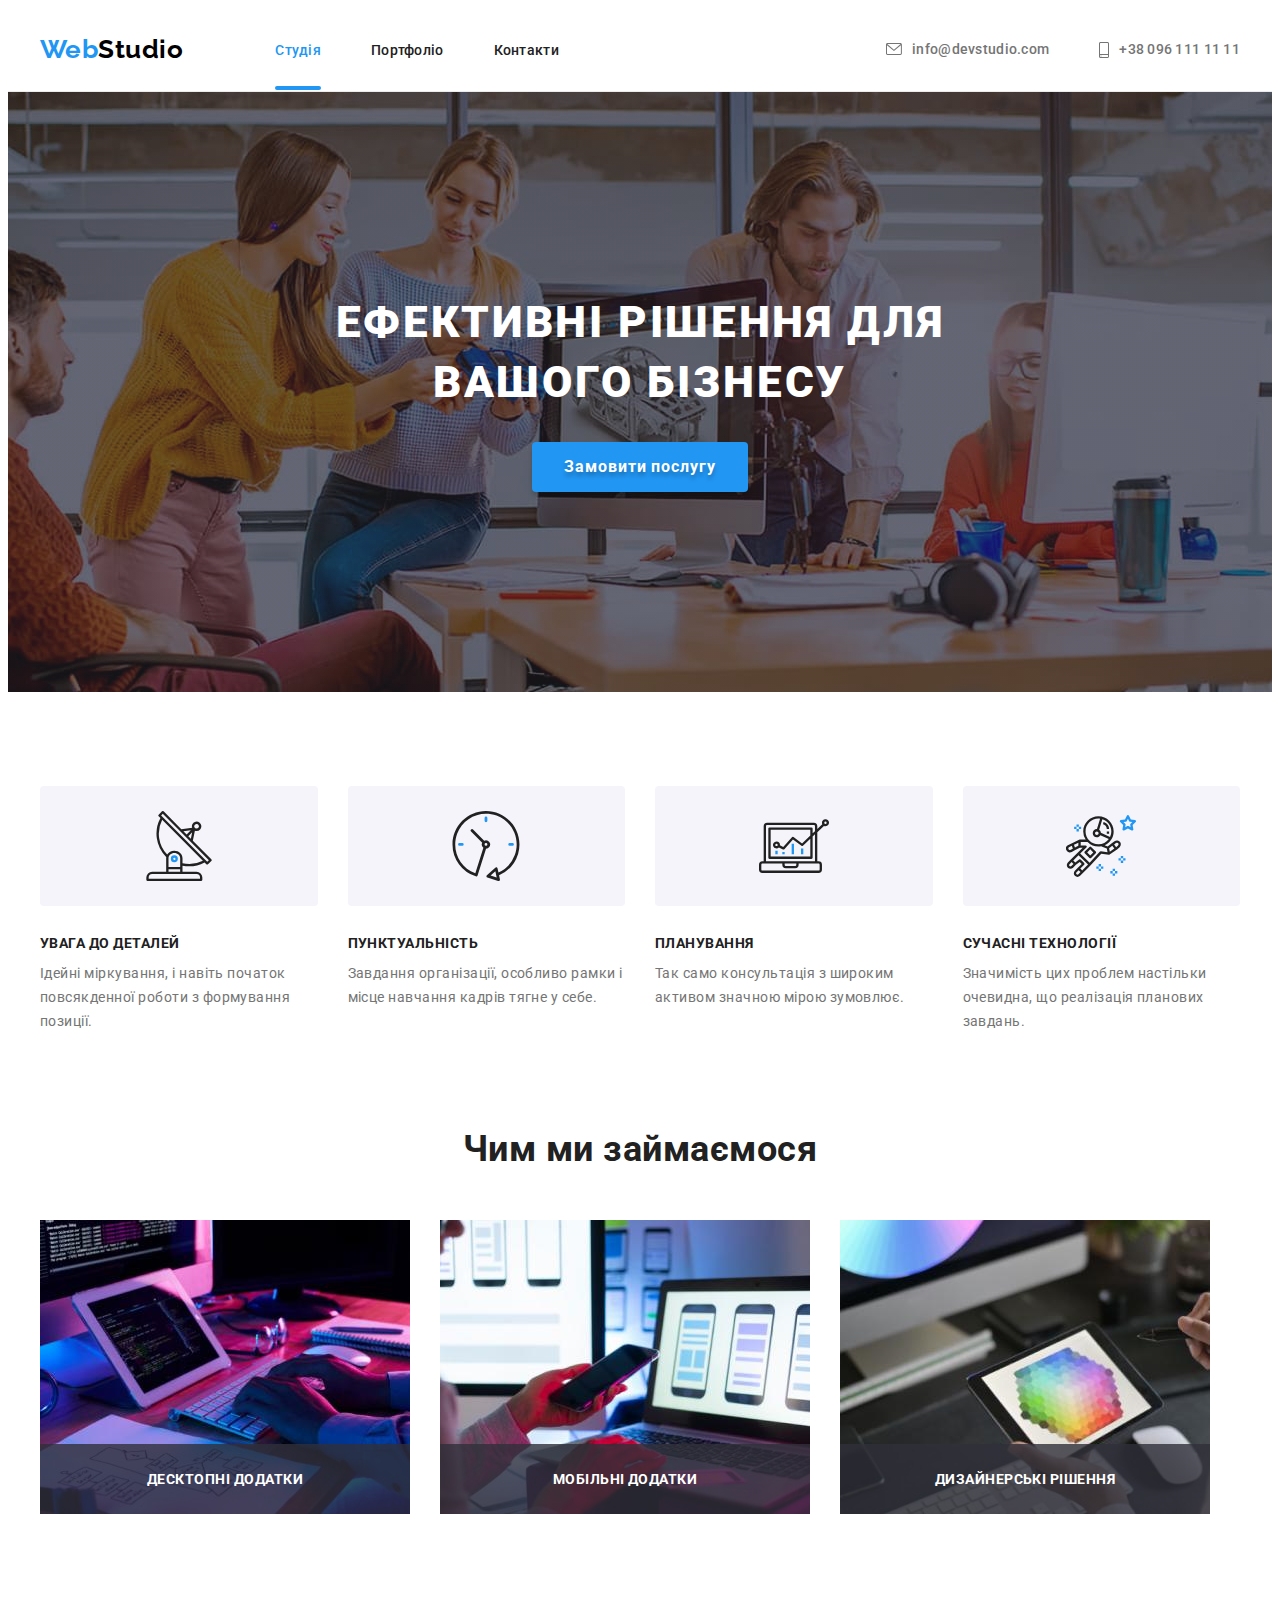
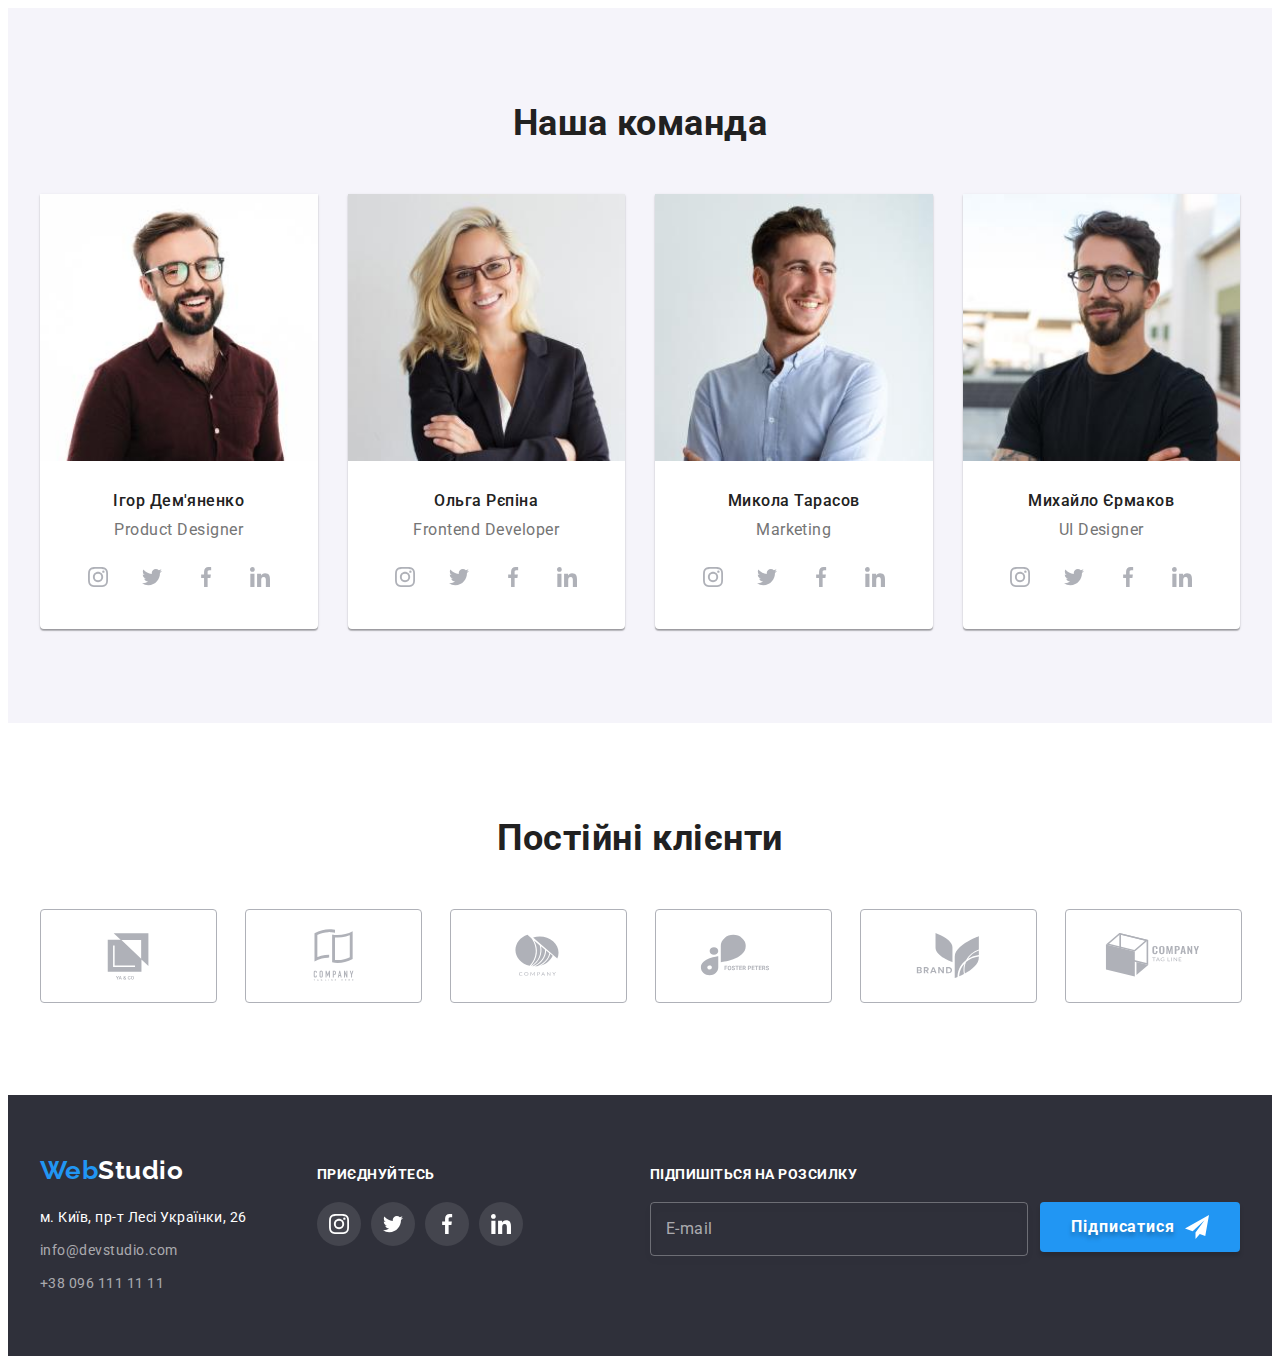
<file: index.html>
<!DOCTYPE html>
<html lang="uk">
  <head>
    <meta charset="UTF-8" />
    <meta http-equiv="X-UA-Compatible" content="IE=edge" />
    <meta name="viewport" content="width=device-width, initial-scale=1.0" />
    <title>Студія</title>
    <link rel="preconnect" href="https://fonts.googleapis.com" />
    <link rel="preconnect" href="https://fonts.gstatic.com" crossorigin />
    <link
      href="https://fonts.googleapis.com/css2?family=Raleway:wght@700&family=Roboto:wght@400;500;700;900&display=swap"
      rel="stylesheet"
    />
    <link
      rel="stylesheet"
      href="https://cdnjs.cloudflare.com/ajax/libs/modern-normalize/1.1.0/modern-normalize.min.css"
      integrity="sha512-wpPYUAdjBVSE4KJnH1VR1HeZfpl1ub8YT/NKx4PuQ5NmX2tKuGu6U/JRp5y+Y8XG2tV+wKQpNHVUX03MfMFn9Q=="
      crossorigin="anonymous"
      referrerpolicy="no-referrer"
    />
    <link rel="stylesheet" href="./css/main.min.css" />
  </head>
  <body>
    <!--Шапка сайту-->
    <header class="header">
      <div class="container header__container">
        <a class="logo header__logo" href="./index.html"
          >Web<span class="logo-part--color-dark">Studio</span></a
        >
        <button
          type="button"
          class="menu-button"
          aria-expanded="false"
          aria-controls="menu-container"
          data-menu-button
        >
          <svg width="40" height="40" aria-label="Перемикач мобільного меню">
            <use class="icon-cross" href="./images/icons.svg#icon-cross"></use>
            <use class="icon-menu" href="./images/icons.svg#icon-menu"></use>
          </svg>
        </button>

        <div class="menu-container" id="menu-container" data-menu>
          <nav class="header__nav">
            <ul class="menu">
              <li class="menu__item">
                <a href="./index.html" class="menu__link current">Студія</a>
              </li>
              <li class="menu__item">
                <a href="./portfolio.html" class="menu__link">Портфоліо</a>
              </li>
              <li class="menu__item"><a href="#" class="menu__link">Контакти</a></li>
            </ul>
          </nav>

          <div class="header-contacts-wrap">
            <ul class="contacts header__contacts">
              <li class="contacts__item">
                <a class="contacts__link" href="mailto:info@devstudio.com">
                  <svg class="contacts__icon" width="16" height="12">
                    <use href="./images/icons.svg#icon-envelope"></use>
                  </svg>
                  info@devstudio.com</a
                >
              </li>
              <li class="contacts__item">
                <a class="contacts__link contacts__link--tel" href="tel:+380961111111">
                  <svg class="contacts__icon" width="10" height="16">
                    <use href="./images/icons.svg#icon-smartphone"></use>
                  </svg>
                  +38 096 111 11 11</a
                >
              </li>
            </ul>

            <ul class="mob-soc">
              <li class="mob-soc__item">
                <a
                  class="mob-soc__link"
                  href="https://www.instagram.com"
                  target="_blank"
                  rel="noreferrer noopener"
                  >Instagram</a
                >
              </li>
              <li class="mob-soc__item">
                <a
                  class="mob-soc__link"
                  href="https://twitter.com"
                  target="_blank"
                  rel="noreferrer noopener"
                  >Twitter</a
                >
              </li>
              <li class="mob-soc__item">
                <a
                  class="mob-soc__link"
                  href="https://www.facebook.com"
                  target="_blank"
                  rel="noreferrer noopener"
                  >Facebook</a
                >
              </li>
              <li class="mob-soc__item">
                <a
                  class="mob-soc__link"
                  href="https://www.linkedin.com"
                  target="_blank"
                  rel="noreferrer noopener"
                  >LinkedIn</a
                >
              </li>
            </ul>
          </div>
        </div>
      </div>
    </header>

    <!--Основний вміст-->
    <main>
      <!--Герой-->
      <section class="hero">
        <div class="container hero__container">
          <h1 class="hero__title">Ефективні рішення для<br />вашого бізнесу</h1>
          <button class="btn-primary" type="button" data-modal-open>Замовити послугу</button>
        </div>
      </section>

      <!--Особливості-->
      <section class="feature section">
        <div class="container">
          <h2 class="title-section hidden">Особливості</h2>

          <ul class="feature__list">
            <li class="feature__item">
              <div class="feature__icon-wrap">
                <svg class="feature__icon" width="70" height="70">
                  <use href="./images/icons.svg#icon-antenna"></use>
                </svg>
              </div>
              <h3 class="feature__title">УВАГА ДО ДЕТАЛЕЙ</h3>
              <p class="feature__text">
                Ідейні міркування, і навіть початок повсякденної роботи з формування позиції.
              </p>
            </li>

            <li class="feature__item">
              <div class="feature__icon-wrap">
                <svg class="feature__icon" width="70" height="70">
                  <use href="./images/icons.svg#icon-clock"></use>
                </svg>
              </div>
              <h3 class="feature__title">ПУНКТУАЛЬНІСТЬ</h3>
              <p class="feature__text">
                Завдання організації, особливо рамки і місце навчання кадрів тягне у себе.
              </p>
            </li>

            <li class="feature__item">
              <div class="feature__icon-wrap">
                <svg class="feature__icon" width="70" height="70">
                  <use href="./images/icons.svg#icon-diagram"></use>
                </svg>
              </div>
              <h3 class="feature__title">ПЛАНУВАННЯ</h3>
              <p class="feature__text">
                Так само консультація з широким активом значною мірою зумовлює.
              </p>
            </li>

            <li class="feature__item">
              <div class="feature__icon-wrap">
                <svg class="feature__icon" width="70" height="70">
                  <use href="./images/icons.svg#icon-astronaut"></use>
                </svg>
              </div>
              <h3 class="feature__title">СУЧАСНІ ТЕХНОЛОГІЇ</h3>
              <p class="feature__text">
                Значимість цих проблем настільки очевидна, що реалізація планових завдань.
              </p>
            </li>
          </ul>
        </div>
      </section>

      <!--Чим ми займаємося-->
      <section class="job section">
        <div class="container">
          <h2 class="title-section title-section--job">Чим ми займаємося</h2>

          <ul class="job__list">
            <li class="job__item">
              <img
                class="job__image"
                srcset="./images/box1.jpg 1x, ./images/box1-2x.jpg 2x"
                src="./images/box1.jpg"
                alt="Десктопні додатки"
                width="370"
              />
              <h3 class="job__title">Десктопні додатки</h3>
            </li>
            <li class="job__item">
              <img
                class="job__image"
                srcset="./images/box2.jpg 1x, ./images/box2-2x.jpg 2x"
                src="./images/box2.jpg"
                alt="Мобільні додатки"
                width="370"
              />
              <h3 class="job__title">Мобільні додатки</h3>
            </li>
            <li class="job__item">
              <img
                class="job__image"
                srcset="./images/box3.jpg 1x, ./images/box3-2x.jpg 2x"
                src="./images/box3.jpg"
                alt="Дизайнерські рішення"
                width="370"
              />
              <h3 class="job__title">Дизайнерські рішення</h3>
            </li>
          </ul>
        </div>
      </section>

      <!--Наша команда-->
      <section class="team section">
        <div class="container">
          <h2 class="title-section title-section--team">Наша команда</h2>

          <ul class="grid-team">
            <li class="grid-team__item">
              <article class="person">
                <picture class="person__image">
                  <source
                    srcset="./images/team-card-1.jpg 1x, ./images/team-card-1-2x.jpg 2x"
                    media="(min-width: 1200px)"
                  />
                  <source
                    srcset="./images/team1-tablet.jpg 1x, ./images/team1-tablet-2x.jpg 2x"
                    media="(min-width: 768px)"
                  />
                  <source
                    srcset="./images/team1-mobil.jpg 1x, ./images/team1-mobil-2x.jpg 2x"
                    media="(max-width: 767px)"
                  />
                  <img src="./images/team1-mobil.jpg" alt="Член команди" width="450" />
                </picture>

                <div class="person__card">
                  <h3 class="person__card-title">Ігор Дем'яненко</h3>
                  <p class="person__card-text">Product Designer</p>
                  <ul class="soc-person">
                    <li class="soc-person__item">
                      <a
                        class="soc-person__link"
                        href="https://www.instagram.com"
                        target="_blank"
                        rel="noreferrer noopener"
                      >
                        <svg class="soc-person__icon" width="20" height="20">
                          <use href="./images/icons.svg#icon-instagram"></use>
                        </svg>
                      </a>
                    </li>
                    <li class="soc-person__item">
                      <a
                        class="soc-person__link"
                        href="https://twitter.com"
                        target="_blank"
                        rel="noreferrer noopener"
                      >
                        <svg class="soc-person__icon" width="20" height="20">
                          <use href="./images/icons.svg#icon-twitter"></use>
                        </svg>
                      </a>
                    </li>
                    <li class="soc-person__item">
                      <a
                        class="soc-person__link"
                        href="https://www.facebook.com"
                        target="_blank"
                        rel="noreferrer noopener"
                      >
                        <svg class="soc-person__icon" width="20" height="20">
                          <use href="./images/icons.svg#icon-facebook"></use>
                        </svg>
                      </a>
                    </li>
                    <li class="soc-person__item">
                      <a
                        class="soc-person__link"
                        href="https://www.linkedin.com"
                        target="_blank"
                        rel="noreferrer noopener"
                      >
                        <svg class="soc-person__icon" width="20" height="20">
                          <use href="./images/icons.svg#icon-linkedin"></use>
                        </svg>
                      </a>
                    </li>
                  </ul>
                </div>
              </article>
            </li>

            <li class="grid-team__item">
              <article class="person">
                <picture class="person__image">
                  <source
                    srcset="./images/team-card-2.jpg 1x, ./images/team-card-2-2x.jpg 2x"
                    media="(min-width: 1200px)"
                  />
                  <source
                    srcset="./images/team2-tablet.jpg 1x, ./images/team2-tablet-2x.jpg 2x"
                    media="(min-width: 768px)"
                  />
                  <source
                    srcset="./images/team2-mobil.jpg 1x, ./images/team2-mobil-2x.jpg 2x"
                    media="(max-width: 767px)"
                  />
                  <img src="./images/team2-mobil.jpg" alt="Член команди" width="450" />
                </picture>

                <div class="person__card">
                  <h3 class="person__card-title">Ольга Рєпіна</h3>
                  <p class="person__card-text">Frontend Developer</p>
                  <ul class="soc-person">
                    <li class="soc-person__item">
                      <a
                        class="soc-person__link"
                        href="https://www.instagram.com"
                        target="_blank"
                        rel="noreferrer noopener"
                      >
                        <svg class="soc-person__icon" width="20" height="20">
                          <use href="./images/icons.svg#icon-instagram"></use>
                        </svg>
                      </a>
                    </li>
                    <li class="soc-person__item">
                      <a
                        class="soc-person__link"
                        href="https://twitter.com"
                        target="_blank"
                        rel="noreferrer noopener"
                      >
                        <svg class="soc-person__icon" width="20" height="20">
                          <use href="./images/icons.svg#icon-twitter"></use>
                        </svg>
                      </a>
                    </li>
                    <li class="soc-person__item">
                      <a
                        class="soc-person__link"
                        href="https://www.facebook.com"
                        target="_blank"
                        rel="noreferrer noopener"
                      >
                        <svg class="soc-person__icon" width="20" height="20">
                          <use href="./images/icons.svg#icon-facebook"></use>
                        </svg>
                      </a>
                    </li>
                    <li class="soc-person__item">
                      <a
                        class="soc-person__link"
                        href="https://www.linkedin.com"
                        target="_blank"
                        rel="noreferrer noopener"
                      >
                        <svg class="soc-person__icon" width="20" height="20">
                          <use href="./images/icons.svg#icon-linkedin"></use>
                        </svg>
                      </a>
                    </li>
                  </ul>
                </div>
              </article>
            </li>

            <li class="grid-team__item">
              <article class="person">
                <picture class="person__image">
                  <source
                    srcset="./images/team-card-3.jpg 1x, ./images/team-card-3-2x.jpg 2x"
                    media="(min-width: 1200px)"
                  />
                  <source
                    srcset="./images/team3-tablet.jpg 1x, ./images/team3-tablet-2x.jpg 2x"
                    media="(min-width: 768px)"
                  />
                  <source
                    srcset="./images/team3-mobil.jpg 1x, ./images/team3-mobil-2x.jpg 2x"
                    media="(max-width: 767px)"
                  />
                  <img src="./images/team3-mobil.jpg" alt="Член команди" width="450" />
                </picture>

                <div class="person__card">
                  <h3 class="person__card-title">Микола Тарасов</h3>
                  <p class="person__card-text">Marketing</p>
                  <ul class="soc-person">
                    <li class="soc-person__item">
                      <a
                        class="soc-person__link"
                        href="https://www.instagram.com"
                        target="_blank"
                        rel="noreferrer noopener"
                      >
                        <svg class="soc-person__icon" width="20" height="20">
                          <use href="./images/icons.svg#icon-instagram"></use>
                        </svg>
                      </a>
                    </li>
                    <li class="soc-person__item">
                      <a
                        class="soc-person__link"
                        href="https://twitter.com"
                        target="_blank"
                        rel="noreferrer noopener"
                      >
                        <svg class="soc-person__icon" width="20" height="20">
                          <use href="./images/icons.svg#icon-twitter"></use>
                        </svg>
                      </a>
                    </li>
                    <li class="soc-person__item">
                      <a
                        class="soc-person__link"
                        href="https://www.facebook.com"
                        target="_blank"
                        rel="noreferrer noopener"
                      >
                        <svg class="soc-person__icon" width="20" height="20">
                          <use href="./images/icons.svg#icon-facebook"></use>
                        </svg>
                      </a>
                    </li>
                    <li class="soc-person__item">
                      <a
                        class="soc-person__link"
                        href="https://www.linkedin.com"
                        target="_blank"
                        rel="noreferrer noopener"
                      >
                        <svg class="soc-person__icon" width="20" height="20">
                          <use href="./images/icons.svg#icon-linkedin"></use>
                        </svg>
                      </a>
                    </li>
                  </ul>
                </div>
              </article>
            </li>

            <li class="grid-team__item">
              <article class="person">
                <picture class="person__image">
                  <source
                    srcset="./images/team-card-4.jpg 1x, ./images/team-card-4-2x.jpg 2x"
                    media="(min-width: 1200px)"
                  />
                  <source
                    srcset="./images/team4-tablet.jpg 1x, ./images/team4-tablet-2x.jpg 2x"
                    media="(min-width: 768px)"
                  />
                  <source
                    srcset="./images/team4-mobil.jpg 1x, ./images/team4-mobil-2x.jpg 2x"
                    media="(max-width: 767px)"
                  />
                  <img src="./images/team4-mobil.jpg" alt="Член команди" width="450" />
                </picture>

                <div class="person__card">
                  <h3 class="person__card-title">Михайло Єрмаков</h3>
                  <p class="person__card-text">UI Designer</p>
                  <ul class="soc-person">
                    <li class="soc-person__item">
                      <a
                        class="soc-person__link"
                        href="https://www.instagram.com"
                        target="_blank"
                        rel="noreferrer noopener"
                      >
                        <svg class="soc-person__icon" width="20" height="20">
                          <use href="./images/icons.svg#icon-instagram"></use>
                        </svg>
                      </a>
                    </li>
                    <li class="soc-person__item">
                      <a
                        class="soc-person__link"
                        href="https://twitter.com"
                        target="_blank"
                        rel="noreferrer noopener"
                      >
                        <svg class="soc-person__icon" width="20" height="20">
                          <use href="./images/icons.svg#icon-twitter"></use>
                        </svg>
                      </a>
                    </li>
                    <li class="soc-person__item">
                      <a
                        class="soc-person__link"
                        href="https://www.facebook.com"
                        target="_blank"
                        rel="noreferrer noopener"
                      >
                        <svg class="soc-person__icon" width="20" height="20">
                          <use href="./images/icons.svg#icon-facebook"></use>
                        </svg>
                      </a>
                    </li>
                    <li class="soc-person__item">
                      <a
                        class="soc-person__link"
                        href="https://www.linkedin.com"
                        target="_blank"
                        rel="noreferrer noopener"
                      >
                        <svg class="soc-person__icon" width="20" height="20">
                          <use href="./images/icons.svg#icon-linkedin"></use>
                        </svg>
                      </a>
                    </li>
                  </ul>
                </div>
              </article>
            </li>
          </ul>
        </div>
      </section>

      <!--Постійні клієнти-->
      <section class="clients section">
        <div class="container">
          <h2 class="title-section title-section--clients">Постійні клієнти</h2>
          <ul class="clients__list">
            <li class="clients__item">
              <a class="clients__link" href="#" target="_blank" rel="noreferrer noopener">
                <svg class="clients__icon" width="106" height="60">
                  <use href="./images/icons.svg#icon-logo-1"></use>
                </svg>
              </a>
            </li>

            <li class="clients__item">
              <a class="clients__link" href="#" target="_blank" rel="noreferrer noopener">
                <svg class="clients__icon" width="106" height="60">
                  <use href="./images/icons.svg#icon-logo-2"></use>
                </svg>
              </a>
            </li>

            <li class="clients__item">
              <a class="clients__link" href="#" target="_blank" rel="noreferrer noopener">
                <svg class="clients__icon" width="106" height="60">
                  <use href="./images/icons.svg#icon-logo-3"></use>
                </svg>
              </a>
            </li>

            <li class="clients__item">
              <a class="clients__link" href="#" target="_blank" rel="noreferrer noopener">
                <svg class="clients__icon" width="106" height="60">
                  <use href="./images/icons.svg#icon-logo-4"></use>
                </svg>
              </a>
            </li>

            <li class="clients__item">
              <a class="clients__link" href="#" target="_blank" rel="noreferrer noopener">
                <svg class="clients__icon" width="106" height="60">
                  <use href="./images/icons.svg#icon-logo-5"></use>
                </svg>
              </a>
            </li>

            <li class="clients__item">
              <a class="clients__link" href="#" target="_blank" rel="noreferrer noopener">
                <svg class="clients__icon" width="106" height="60">
                  <use href="./images/icons.svg#icon-logo-6"></use>
                </svg>
              </a>
            </li>
          </ul>
        </div>
      </section>
    </main>

    <!--Футер-->
    <footer class="footer">
      <div class="container footer__container">
        <div class="footer-top-wrap">
          <div class="footer__logo-address-wrap">
            <a class="logo footer__logo" href="./index.html"
              >Web<span class="logo-part--color-light">Studio</span></a
            >
            <address class="address">
              <ul class="address__list">
                <li class="address__item">
                  <a
                    class="address__link-address"
                    href="https://goo.gl/maps/nndKzAuQ2RMjYdHf6"
                    target="_blank"
                    rel="noreferrer noopener"
                    >м. Київ, пр-т Лесі Українки, 26</a
                  >
                </li>
                <li class="address__item">
                  <a href="mailto:info@devstudio.com" class="address__link">info@devstudio.com</a>
                </li>
                <li class="address__item">
                  <a href="tel:+380961111111" class="address__link">+38 096 111 11 11</a>
                </li>
              </ul>
            </address>
          </div>

          <div class="social footer__social">
            <p class="social__title">приєднуйтесь</p>
            <ul class="social__list">
              <li class="social__item">
                <a
                  class="social__link"
                  href="https://www.instagram.com"
                  target="_blank"
                  rel="noreferrer noopener"
                >
                  <svg class="social__icon" width="20" height="20">
                    <use href="./images/icons.svg#icon-instagram"></use>
                  </svg>
                </a>
              </li>
              <li class="social__item">
                <a
                  class="social__link"
                  href="https://twitter.com"
                  target="_blank"
                  rel="noreferrer noopener"
                >
                  <svg class="social__icon" width="20" height="20">
                    <use href="./images/icons.svg#icon-twitter"></use>
                  </svg>
                </a>
              </li>
              <li class="social__item">
                <a
                  class="social__link"
                  href="https://www.facebook.com"
                  target="_blank"
                  rel="noreferrer noopener"
                >
                  <svg class="social__icon" width="20" height="20">
                    <use href="./images/icons.svg#icon-facebook"></use>
                  </svg>
                </a>
              </li>
              <li class="social__item">
                <a
                  class="social__link"
                  href="https://www.linkedin.com"
                  target="_blank"
                  rel="noreferrer noopener"
                >
                  <svg class="social__icon" width="20" height="20">
                    <use href="./images/icons.svg#icon-linkedin"></use>
                  </svg>
                </a>
              </li>
            </ul>
          </div>
        </div>

        <div class="form-wrap footer__form-wrap">
          <p class="form-wrap_title">Підпишіться на розсилку</p>
          <form class="footer-form">
            <div class="footer-form__field">
              <input
                type="email"
                class="footer-form__input"
                name="email"
                id="footer-email"
                placeholder=" "
                required
              />
              <label for="footer-email" class="footer-form__label">E-mail</label>
            </div>

            <button class="btn-primary footer-form__btn-primary" type="submit">
              Підписатися
              <svg class="footer-btn-icon" width="24" height="24">
                <use href="./images/icons.svg#icon-send"></use>
              </svg>
            </button>
          </form>
        </div>
      </div>
    </footer>

    <!--Модальне вікно з формою-->
    <div class="backdrop" data-modal>
      <div class="modal">
        <button class="modal-close" type="button" data-modal-close>
          <svg class="modal-close-icon" width="18" height="18">
            <use href="./images/icons.svg#icon-close"></use>
          </svg>
        </button>

        <p class="modal-title">Залиште свої дані, ми вам передзвонимо</p>

        <form class="modal-form">
          <label for="user-name" class="input-label">Ім'я</label>
          <div class="form-field">
            <input
              type="text"
              class="form-input"
              name="user-name"
              id="user-name"
              placeholder=" "
              minlength="3"
              required
            />
            <svg class="form-icon" width="18" height="18">
              <use href="./images/icons.svg#icon-person"></use>
            </svg>
          </div>

          <label for="user-tel" class="input-label">Телефон</label>
          <div class="form-field">
            <input
              type="tel"
              class="form-input"
              name="user-tel"
              id="user-tel"
              placeholder=" "
              minlength="10"
              pattern="[0-9]+"
              required
            />
            <svg class="form-icon" width="18" height="18">
              <use href="./images/icons.svg#icon-phone"></use>
            </svg>
          </div>

          <label for="user-email" class="input-label">Пошта</label>
          <div class="form-field">
            <input
              type="email"
              class="form-input"
              name="user-email"
              id="user-email"
              placeholder=" "
              required
            />
            <svg class="form-icon" width="18" height="18">
              <use href="./images/icons.svg#icon-email"></use>
            </svg>
          </div>

          <label for="user-text" class="input-label">Коментар</label>
          <textarea
            name="user-text"
            id="user-text"
            class="form-comment"
            placeholder="Введіть текст"
          ></textarea>

          <label class="checkbox-label">
            <input class="form-checkbox hidden" type="checkbox" name="policy" required />
            <span class="checkbox-icon">
              <svg width="16" height="15">
                <use href="./images/icons.svg#icon-check"></use>
              </svg>
            </span>
            Погоджуюся з розсилкою та приймаю<a class="checkbox-policy" href="#">Умови договору</a>
          </label>

          <button class="btn-primary" type="submit">Відправити</button>
        </form>
      </div>
    </div>

    <script src="./js/modal.js"></script>
    <script src="./js/menu.js"></script>
  </body>
</html>
</file>
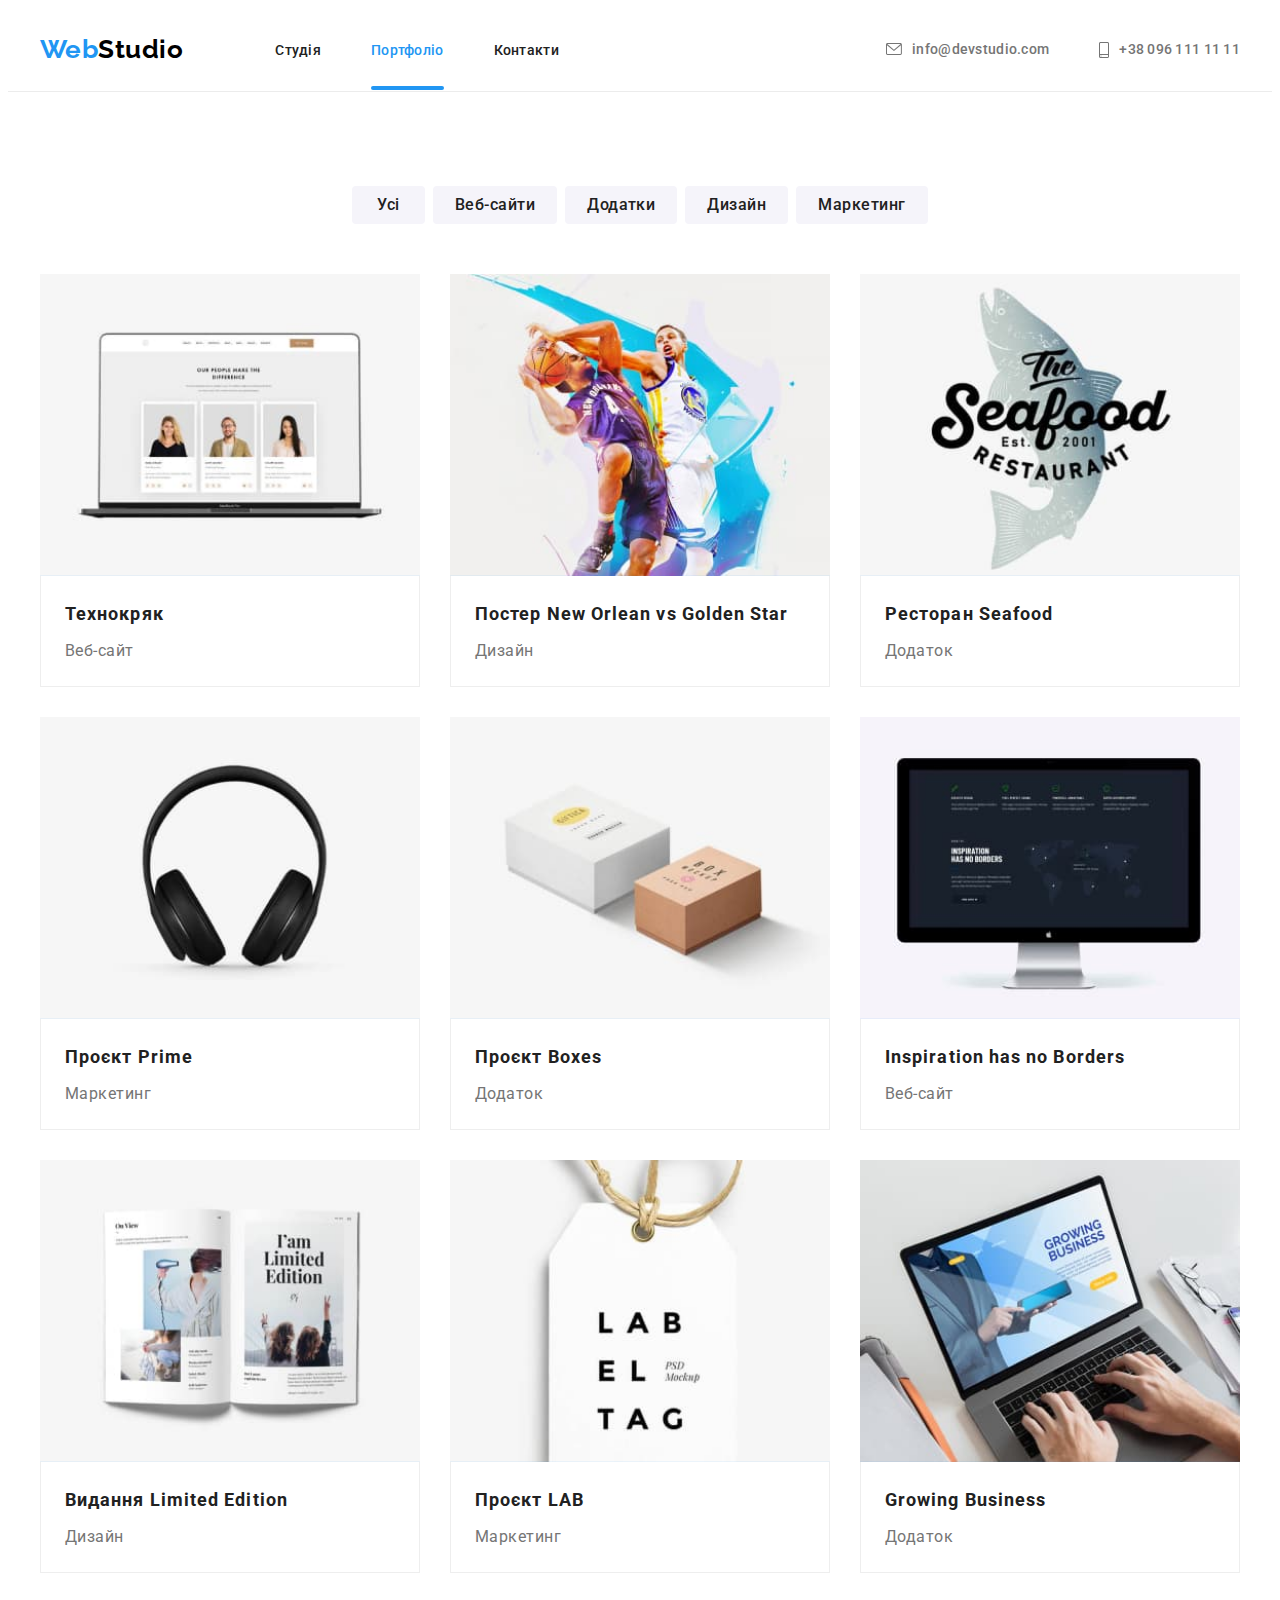
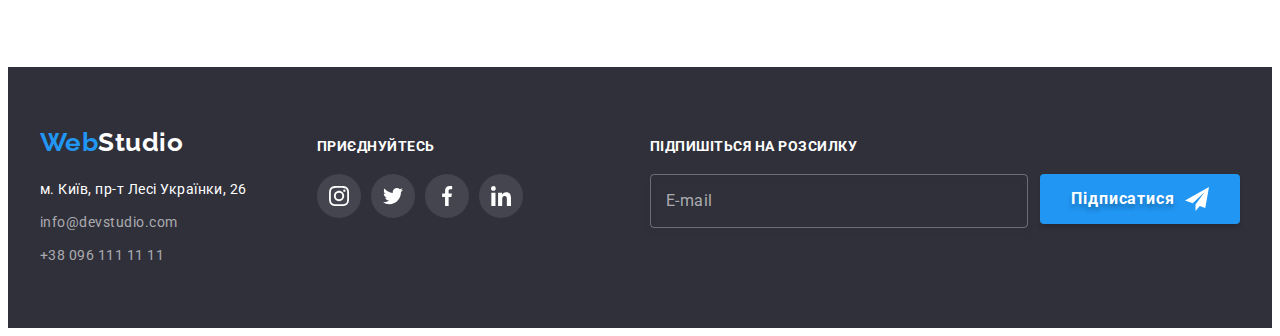
<file: portfolio.html>
<!DOCTYPE html>
<html lang="uk">
  <head>
    <meta charset="UTF-8" />
    <meta http-equiv="X-UA-Compatible" content="IE=edge" />
    <meta name="viewport" content="width=device-width, initial-scale=1.0" />
    <title>Портфоліо</title>
    <link rel="preconnect" href="https://fonts.googleapis.com" />
    <link rel="preconnect" href="https://fonts.gstatic.com" crossorigin />
    <link
      href="https://fonts.googleapis.com/css2?family=Raleway:wght@700&family=Roboto:wght@400;500;700;900&display=swap"
      rel="stylesheet"
    />
    <link
      rel="stylesheet"
      href="https://cdnjs.cloudflare.com/ajax/libs/modern-normalize/1.1.0/modern-normalize.min.css"
      integrity="sha512-wpPYUAdjBVSE4KJnH1VR1HeZfpl1ub8YT/NKx4PuQ5NmX2tKuGu6U/JRp5y+Y8XG2tV+wKQpNHVUX03MfMFn9Q=="
      crossorigin="anonymous"
      referrerpolicy="no-referrer"
    />
    <link rel="stylesheet" href="./css/main.min.css" />
  </head>
  <body>
    <header class="header">
      <div class="container header__container">
        <a class="logo header__logo" href="./index.html"
          >Web<span class="logo-part--color-dark">Studio</span></a
        >
        <button
          type="button"
          class="menu-button"
          aria-expanded="false"
          aria-controls="menu-container"
          data-menu-button
        >
          <svg width="40" height="40" aria-label="Перемикач мобільного меню">
            <use class="icon-cross" href="./images/icons.svg#icon-cross"></use>
            <use class="icon-menu" href="./images/icons.svg#icon-menu"></use>
          </svg>
        </button>

        <div class="menu-container" id="menu-container" data-menu>
          <nav class="header__nav">
            <ul class="menu">
              <li class="menu__item">
                <a href="./index.html" class="menu__link">Студія</a>
              </li>
              <li class="menu__item">
                <a href="./portfolio.html" class="menu__link current">Портфоліо</a>
              </li>
              <li class="menu__item"><a href="#" class="menu__link">Контакти</a></li>
            </ul>
          </nav>

          <div class="header-contacts-wrap">
            <ul class="contacts header__contacts">
              <li class="contacts__item">
                <a class="contacts__link" href="mailto:info@devstudio.com">
                  <svg class="contacts__icon" width="16" height="12">
                    <use href="./images/icons.svg#icon-envelope"></use>
                  </svg>
                  info@devstudio.com</a
                >
              </li>
              <li class="contacts__item">
                <a class="contacts__link contacts__link--tel" href="tel:+380961111111">
                  <svg class="contacts__icon" width="10" height="16">
                    <use href="./images/icons.svg#icon-smartphone"></use>
                  </svg>
                  +38 096 111 11 11</a
                >
              </li>
            </ul>

            <ul class="mob-soc">
              <li class="mob-soc__item">
                <a
                  class="mob-soc__link"
                  href="https://www.instagram.com"
                  target="_blank"
                  rel="noreferrer noopener"
                  >Instagram</a
                >
              </li>
              <li class="mob-soc__item">
                <a
                  class="mob-soc__link"
                  href="https://twitter.com"
                  target="_blank"
                  rel="noreferrer noopener"
                  >Twitter</a
                >
              </li>
              <li class="mob-soc__item">
                <a
                  class="mob-soc__link"
                  href="https://www.facebook.com"
                  target="_blank"
                  rel="noreferrer noopener"
                  >Facebook</a
                >
              </li>
              <li class="mob-soc__item">
                <a
                  class="mob-soc__link"
                  href="https://www.linkedin.com"
                  target="_blank"
                  rel="noreferrer noopener"
                  >LinkedIn</a
                >
              </li>
            </ul>
          </div>
        </div>
      </div>
    </header>

    <main>
      <!--Портфоліо-->
      <section class="portfolio section">
        <div class="container">
          <h1 class="title-section hidden">Portfolio</h1>

          <ul class="filters-list">
            <li>
              <button type="button" class="btn-secondary btn-secondary--all" data-category="all">
                Усі
              </button>
            </li>
            <li>
              <button type="button" class="btn-secondary" data-category="web">Веб-сайти</button>
            </li>
            <li>
              <button type="button" class="btn-secondary" data-category="app">Додатки</button>
            </li>
            <li>
              <button type="button" class="btn-secondary" data-category="design">Дизайн</button>
            </li>
            <li>
              <button type="button" class="btn-secondary" data-category="marketing">
                Маркетинг
              </button>
            </li>
          </ul>

          <ul class="grid-portfolio">
            <li class="grid-portfolio__item" data-category="web">
              <article class="project">
                <a href="#" class="project__link">
                  <div class="thumb">
                    <picture class="thumb__image">
                      <source
                        srcset="./images/project1.jpg 1x, ./images/project1-2x.jpg 2x"
                        media="(min-width: 1200px)"
                      />
                      <source
                        srcset="./images/project1-tablet.jpg 1x, ./images/project1-tablet-2x.jpg 2x"
                        media="(min-width: 768px)"
                      />
                      <source
                        srcset="./images/project1-mobil.jpg 1x, ./images/project1-mobil-2x.jpg 2x"
                        media="(max-width: 767px)"
                      />
                      <img
                        class="thumb__image"
                        src="./images/project1-mobil.jpg"
                        alt="Проект"
                        width="450"
                      />
                    </picture>
                    <p class="thumb__overlay">
                      Ресурс пропонує комплексні пропозиції з різним рівнем функціоналу та сервісів.
                      Все це дозволить відвідувачу отримати вичерпні відомості про компанію чи
                      приватну особу.
                    </p>
                  </div>
                  <div class="project__card">
                    <h2 class="project__card-title">Технокряк</h2>
                    <p class="project__card-text">Веб-сайт</p>
                  </div>
                </a>
              </article>
            </li>

            <li class="grid-portfolio__item" data-category="design">
              <article class="project">
                <a href="#" class="project__link">
                  <div class="thumb">
                    <picture class="thumb__image">
                      <source
                        srcset="./images/project2.jpg 1x, ./images/project2-2x.jpg 2x"
                        media="(min-width: 1200px)"
                      />
                      <source
                        srcset="./images/project2-tablet.jpg 1x, ./images/project2-tablet-2x.jpg 2x"
                        media="(min-width: 768px)"
                      />
                      <source
                        srcset="./images/project2-mobil.jpg 1x, ./images/project2-mobil-2x.jpg 2x"
                        media="(max-width: 767px)"
                      />
                      <img
                        class="thumb__image"
                        src="./images/project2-mobil.jpg"
                        alt="Проект"
                        width="450"
                      />
                    </picture>
                    <p class="thumb__overlay">
                      Ресурс пропонує комплексні пропозиції з різним рівнем функціоналу та сервісів.
                      Все це дозволить відвідувачу отримати вичерпні відомості про компанію чи
                      приватну особу.
                    </p>
                  </div>
                  <div class="project__card">
                    <h2 class="project__card-title">Постер New Orlean vs Golden Star</h2>
                    <p class="project__card-text">Дизайн</p>
                  </div>
                </a>
              </article>
            </li>

            <li class="grid-portfolio__item" data-category="app">
              <article class="project">
                <a href="#" class="project__link">
                  <div class="thumb">
                    <picture class="thumb__image">
                      <source
                        srcset="./images/project3.jpg 1x, ./images/project3-2x.jpg 2x"
                        media="(min-width: 1200px)"
                      />
                      <source
                        srcset="./images/project3-tablet.jpg 1x, ./images/project3-tablet-2x.jpg 2x"
                        media="(min-width: 768px)"
                      />
                      <source
                        srcset="./images/project3-mobil.jpg 1x, ./images/project3-mobil-2x.jpg 2x"
                        media="(max-width: 767px)"
                      />
                      <img
                        class="thumb__image"
                        src="./images/project3-mobil.jpg"
                        alt="Проект"
                        width="450"
                      />
                    </picture>
                    <p class="thumb__overlay">
                      Ресурс пропонує комплексні пропозиції з різним рівнем функціоналу та сервісів.
                      Все це дозволить відвідувачу отримати вичерпні відомості про компанію чи
                      приватну особу.
                    </p>
                  </div>
                  <div class="project__card">
                    <h2 class="project__card-title">Ресторан Seafood</h2>
                    <p class="project__card-text">Додаток</p>
                  </div>
                </a>
              </article>
            </li>

            <li class="grid-portfolio__item" data-category="marketing">
              <article class="project">
                <a href="#" class="project__link">
                  <div class="thumb">
                    <picture class="thumb__image">
                      <source
                        srcset="./images/project4.jpg 1x, ./images/project4-2x.jpg 2x"
                        media="(min-width: 1200px)"
                      />
                      <source
                        srcset="./images/project4-tablet.jpg 1x, ./images/project4-tablet-2x.jpg 2x"
                        media="(min-width: 768px)"
                      />
                      <source
                        srcset="./images/project4-mobil.jpg 1x, ./images/project4-mobil-2x.jpg 2x"
                        media="(max-width: 767px)"
                      />
                      <img
                        class="thumb__image"
                        src="./images/project4-mobil.jpg"
                        alt="Проект"
                        width="450"
                      />
                    </picture>
                    <p class="thumb__overlay">
                      Ресурс пропонує комплексні пропозиції з різним рівнем функціоналу та сервісів.
                      Все це дозволить відвідувачу отримати вичерпні відомості про компанію чи
                      приватну особу.
                    </p>
                  </div>
                  <div class="project__card">
                    <h2 class="project__card-title">Проєкт Prime</h2>
                    <p class="project__card-text">Маркетинг</p>
                  </div>
                </a>
              </article>
            </li>

            <li class="grid-portfolio__item" data-category="app">
              <article class="project">
                <a href="#" class="project__link">
                  <div class="thumb">
                    <picture class="thumb__image">
                      <source
                        srcset="./images/project5.jpg 1x, ./images/project5-2x.jpg 2x"
                        media="(min-width: 1200px)"
                      />
                      <source
                        srcset="./images/project5-tablet.jpg 1x, ./images/project5-tablet-2x.jpg 2x"
                        media="(min-width: 768px)"
                      />
                      <source
                        srcset="./images/project5-mobil.jpg 1x, ./images/project5-mobil-2x.jpg 2x"
                        media="(max-width: 767px)"
                      />
                      <img
                        class="thumb__image"
                        src="./images/project5-mobil.jpg"
                        alt="Проект"
                        width="450"
                      />
                    </picture>
                    <p class="thumb__overlay">
                      Ресурс пропонує комплексні пропозиції з різним рівнем функціоналу та сервісів.
                      Все це дозволить відвідувачу отримати вичерпні відомості про компанію чи
                      приватну особу.
                    </p>
                  </div>
                  <div class="project__card">
                    <h2 class="project__card-title">Проєкт Boxes</h2>
                    <p class="project__card-text">Додаток</p>
                  </div>
                </a>
              </article>
            </li>

            <li class="grid-portfolio__item" data-category="web">
              <article class="project">
                <a href="#" class="project__link">
                  <div class="thumb">
                    <picture class="thumb__image">
                      <source
                        srcset="./images/project6.jpg 1x, ./images/project6-2x.jpg 2x"
                        media="(min-width: 1200px)"
                      />
                      <source
                        srcset="./images/project6-tablet.jpg 1x, ./images/project6-tablet-2x.jpg 2x"
                        media="(min-width: 768px)"
                      />
                      <source
                        srcset="./images/project6-mobil.jpg 1x, ./images/project6-mobil-2x.jpg 2x"
                        media="(max-width: 767px)"
                      />
                      <img
                        class="thumb__image"
                        src="./images/project6-mobil.jpg"
                        alt="Проект"
                        width="450"
                      />
                    </picture>
                    <p class="thumb__overlay">
                      Ресурс пропонує комплексні пропозиції з різним рівнем функціоналу та сервісів.
                      Все це дозволить відвідувачу отримати вичерпні відомості про компанію чи
                      приватну особу.
                    </p>
                  </div>
                  <div class="project__card">
                    <h2 class="project__card-title">Inspiration has no Borders</h2>
                    <p class="project__card-text">Веб-сайт</p>
                  </div>
                </a>
              </article>
            </li>

            <li class="grid-portfolio__item" data-category="design">
              <article class="project">
                <a href="#" class="project__link">
                  <div class="thumb">
                    <picture class="thumb__image">
                      <source
                        srcset="./images/project7.jpg 1x, ./images/project7-2x.jpg 2x"
                        media="(min-width: 1200px)"
                      />
                      <source
                        srcset="./images/project7-tablet.jpg 1x, ./images/project7-tablet-2x.jpg 2x"
                        media="(min-width: 768px)"
                      />
                      <source
                        srcset="./images/project7-mobil.jpg 1x, ./images/project7-mobil-2x.jpg 2x"
                        media="(max-width: 767px)"
                      />
                      <img
                        class="thumb__image"
                        src="./images/project7-mobil.jpg"
                        alt="Проект"
                        width="450"
                      />
                    </picture>
                    <p class="thumb__overlay">
                      Ресурс пропонує комплексні пропозиції з різним рівнем функціоналу та сервісів.
                      Все це дозволить відвідувачу отримати вичерпні відомості про компанію чи
                      приватну особу.
                    </p>
                  </div>
                  <div class="project__card">
                    <h2 class="project__card-title">Видання Limited Edition</h2>
                    <p class="project__card-text">Дизайн</p>
                  </div>
                </a>
              </article>
            </li>

            <li class="grid-portfolio__item" data-category="marketing">
              <article class="project">
                <a href="#" class="project__link">
                  <div class="thumb">
                    <picture class="thumb__image">
                      <source
                        srcset="./images/project8.jpg 1x, ./images/project8-2x.jpg 2x"
                        media="(min-width: 1200px)"
                      />
                      <source
                        srcset="./images/project8-tablet.jpg 1x, ./images/project8-tablet-2x.jpg 2x"
                        media="(min-width: 768px)"
                      />
                      <source
                        srcset="./images/project8-mobil.jpg 1x, ./images/project8-mobil-2x.jpg 2x"
                        media="(max-width: 767px)"
                      />
                      <img
                        class="thumb__image"
                        src="./images/project8-mobil.jpg"
                        alt="Проект"
                        width="450"
                      />
                    </picture>
                    <p class="thumb__overlay">
                      Ресурс пропонує комплексні пропозиції з різним рівнем функціоналу та сервісів.
                      Все це дозволить відвідувачу отримати вичерпні відомості про компанію чи
                      приватну особу.
                    </p>
                  </div>
                  <div class="project__card">
                    <h2 class="project__card-title">Проєкт LAB</h2>
                    <p class="project__card-text">Маркетинг</p>
                  </div>
                </a>
              </article>
            </li>

            <li class="grid-portfolio__item" data-category="app">
              <article class="project">
                <a href="#" class="project__link">
                  <div class="thumb">
                    <picture class="thumb__image">
                      <source
                        srcset="./images/project9.jpg 1x, ./images/project9-2x.jpg 2x"
                        media="(min-width: 1200px)"
                      />
                      <source
                        srcset="./images/project9-tablet.jpg 1x, ./images/project9-tablet-2x.jpg 2x"
                        media="(min-width: 768px)"
                      />
                      <source
                        srcset="./images/project9-mobil.jpg 1x, ./images/project9-mobil-2x.jpg 2x"
                        media="(max-width: 767px)"
                      />
                      <img
                        class="thumb__image"
                        src="./images/project9-mobil.jpg"
                        alt="Проект"
                        width="450"
                      />
                    </picture>
                    <p class="thumb__overlay">
                      Ресурс пропонує комплексні пропозиції з різним рівнем функціоналу та сервісів.
                      Все це дозволить відвідувачу отримати вичерпні відомості про компанію чи
                      приватну особу.
                    </p>
                  </div>
                  <div class="project__card">
                    <h2 class="project__card-title">Growing Business</h2>
                    <p class="project__card-text">Додаток</p>
                  </div>
                </a>
              </article>
            </li>
          </ul>
        </div>
      </section>
    </main>

    <footer class="footer">
      <div class="container footer__container">
        <div class="footer-top-wrap">
          <div class="footer__logo-address-wrap">
            <a class="logo footer__logo" href="./index.html"
              >Web<span class="logo-part--color-light">Studio</span></a
            >
            <address class="address">
              <ul class="address__list">
                <li class="address__item">
                  <a
                    class="address__link-address"
                    href="https://goo.gl/maps/nndKzAuQ2RMjYdHf6"
                    target="_blank"
                    rel="noreferrer noopener"
                    >м. Київ, пр-т Лесі Українки, 26</a
                  >
                </li>
                <li class="address__item">
                  <a href="mailto:info@devstudio.com" class="address__link">info@devstudio.com</a>
                </li>
                <li class="address__item">
                  <a href="tel:+380961111111" class="address__link">+38 096 111 11 11</a>
                </li>
              </ul>
            </address>
          </div>

          <div class="social footer__social">
            <p class="social__title">приєднуйтесь</p>
            <ul class="social__list">
              <li class="social__item">
                <a
                  class="social__link"
                  href="https://www.instagram.com"
                  target="_blank"
                  rel="noreferrer noopener"
                >
                  <svg class="social__icon" width="20" height="20">
                    <use href="./images/icons.svg#icon-instagram"></use>
                  </svg>
                </a>
              </li>
              <li class="social__item">
                <a
                  class="social__link"
                  href="https://twitter.com"
                  target="_blank"
                  rel="noreferrer noopener"
                >
                  <svg class="social__icon" width="20" height="20">
                    <use href="./images/icons.svg#icon-twitter"></use>
                  </svg>
                </a>
              </li>
              <li class="social__item">
                <a
                  class="social__link"
                  href="https://www.facebook.com"
                  target="_blank"
                  rel="noreferrer noopener"
                >
                  <svg class="social__icon" width="20" height="20">
                    <use href="./images/icons.svg#icon-facebook"></use>
                  </svg>
                </a>
              </li>
              <li class="social__item">
                <a
                  class="social__link"
                  href="https://www.linkedin.com"
                  target="_blank"
                  rel="noreferrer noopener"
                >
                  <svg class="social__icon" width="20" height="20">
                    <use href="./images/icons.svg#icon-linkedin"></use>
                  </svg>
                </a>
              </li>
            </ul>
          </div>
        </div>

        <div class="form-wrap footer__form-wrap">
          <p class="form-wrap_title">Підпишіться на розсилку</p>
          <form class="footer-form">
            <div class="footer-form__field">
              <input
                type="email"
                class="footer-form__input"
                name="email"
                id="footer-email"
                placeholder=" "
                required
              />
              <label for="footer-email" class="footer-form__label">E-mail</label>
            </div>

            <button class="btn-primary footer-form__btn-primary" type="submit">
              Підписатися
              <svg class="footer-btn-icon" width="24" height="24">
                <use href="./images/icons.svg#icon-send"></use>
              </svg>
            </button>
          </form>
        </div>
      </div>
    </footer>
    <script src="./js/menu.js"></script>
    <script src="./js/filter.js"></script>
  </body>
</html>
</file>
<file: css/main.min.css>
:root{--primary-text-color: #757575;--title-text-color: #212121;--accent-color: #2196f3;--primary-white-color: #ffffff;--tra: 250ms cubic-bezier(0.4, 0, 0.2, 1)}h1,h2,h3,h4,h5,h6,p{margin:0}ul{list-style:none;margin:0;padding:0}.link{text-decoration:none}img{display:block;max-width:100%;height:auto}.hidden{position:absolute;width:1px;height:1px;margin:-1px;padding:0;overflow:hidden;border:0;clip:rect(0 0 0 0)}body{background-color:var(--primary-white-color);color:var(--primary-text-color);font-family:"Roboto",sans-serif;letter-spacing:.03em}body.show-modal{overflow:hidden}.container{width:100%;padding-left:15px;padding-right:15px;margin:0 auto}@media screen and (min-width: 480px){.container{max-width:480px}}@media screen and (min-width: 768px){.container{max-width:768px}}@media screen and (min-width: 1200px){.container{max-width:1200px}}.logo{color:var(--accent-color);font-family:"Raleway",sans-serif;font-weight:700;font-size:26px;line-height:1.1923076923;text-decoration:none}@media screen and (max-width: 1199px){.logo{font-size:24px;line-height:1.1666666667}}.logo-part--color-dark{color:#000}.logo-part--color-light{color:var(--primary-white-color)}.btn-primary{cursor:pointer;width:100%;max-width:216px;height:50px;color:var(--primary-white-color);background-color:var(--accent-color);font-family:inherit;font-weight:700;font-size:16px;line-height:1.88;letter-spacing:.06em;text-shadow:0px 4px 4px rgba(0,0,0,.25);border:none;border-radius:4px;box-shadow:0px 4px 4px rgba(0,0,0,.15);transition:background-color var(--tra)}.btn-primary:hover,.btn-primary:focus{background-color:#188ce8}.btn-secondary{cursor:pointer;padding:6px 22px;color:var(--title-text-color);background-color:#f5f4fa;font-family:inherit;font-weight:500;font-size:16px;line-height:1.63;letter-spacing:.03em;border:none;border-radius:4px;transition:color var(--tra),background-color var(--tra),box-shadow var(--tra)}.btn-secondary:hover,.btn-secondary:focus{color:var(--primary-white-color);background-color:var(--accent-color);box-shadow:0px 3px 1px rgba(0,0,0,.1),0px 1px 2px rgba(0,0,0,.08),0px 2px 2px rgba(0,0,0,.12)}.btn-secondary--all{padding:6px 25px}.section{padding-top:60px;padding-bottom:60px}@media screen and (min-width: 1200px){.section{padding-top:94px;padding-bottom:94px}}.title-section{color:var(--title-text-color);font-size:28px;line-height:1.1785714286;text-align:center}@media screen and (min-width: 1200px){.title-section{font-size:36px;line-height:1.1666666667}}body.show-modal .backdrop{opacity:1;visibility:visible;pointer-events:initial}.backdrop{position:fixed;justify-content:center;align-items:center;top:0;left:0;width:100vw;height:100vh;background-color:rgba(0,0,0,.2);z-index:10;overflow-y:scroll;transition:opacity var(--tra),visibility var(--tra);opacity:0;visibility:hidden;pointer-events:none}body.show-modal .modal{transform:translate(-50%, -50%) scale(1) rotate(0);border-radius:4px}.modal{position:absolute;top:50%;left:50%;transform:translate(-50%, -50%) scale(0.7) rotate(360deg);transition:transform var(--tra),border-radius var(--tra),box-shadow var(--tra);padding:40px;width:528px;border-radius:50%;background-color:var(--primary-white-color);box-shadow:0px 1px 3px rgba(0,0,0,.12),0px 1px 1px rgba(0,0,0,.14),0px 2px 1px rgba(0,0,0,.2)}@media screen and (max-width: 1199px){.modal{width:calc(100% - 30px);max-width:450px}}.modal-close{position:absolute;top:8px;right:8px;width:30px;height:30px;display:flex;justify-content:center;align-items:center;cursor:pointer;color:#000;background-color:var(--primary-white-color);border:1px solid rgba(0,0,0,.1);border-radius:50%;transition:background-color var(--tra),color var(--tra)}.modal-close:hover,.modal-close:focus{color:var(--accent-color)}.modal-close-icon{fill:currentColor}.modal-title{font-weight:700;font-size:20px;line-height:1.15;text-align:center;color:var(--title-text-color);margin-bottom:12px}.input-label{display:block;margin-bottom:4px;font-size:12px;line-height:1.1666666667;letter-spacing:.01em}.form-field{position:relative;margin-bottom:10px}.form-input{width:100%;height:40px;padding-left:42px;color:#000;border:1px solid rgba(33,33,33,.2);border-radius:4px;background-color:rgba(0,0,0,0);outline:rgba(0,0,0,0);transition:border-color var(--tra)}.form-input:focus{border-color:var(--accent-color)}.form-input:not(:focus):not(:-moz-placeholder-shown):invalid{border:1px solid rgba(235,16,16,.781)}.form-input:not(:focus):not(:placeholder-shown):invalid{border:1px solid rgba(235,16,16,.781)}.form-icon{position:absolute;left:12px;top:50%;transform:translateY(-50%);transition:fill var(--tra)}.form-input:focus+.form-icon{fill:var(--accent-color)}.form-comment{width:100%;height:120px;padding:12px 16px;margin-bottom:20px;border:1px solid rgba(33,33,33,.2);border-radius:4px;resize:none;background-color:rgba(0,0,0,0);outline:rgba(0,0,0,0);transition:border-color var(--tra)}.form-comment:focus{border-color:var(--accent-color)}.form-comment::-moz-placeholder{font-size:12px;line-height:1.1666666667;letter-spacing:.01em;color:rgba(117,117,117,.5)}.form-comment::placeholder{font-size:12px;line-height:1.1666666667;letter-spacing:.01em;color:rgba(117,117,117,.5)}.form-checkbox{position:absolute;left:25px;top:10px}.checkbox-label{position:relative;display:flex;justify-content:center;align-items:center;margin-bottom:30px;font-size:12px;line-height:1.1666666667}@media screen and (min-width: 1200px){.checkbox-label{font-size:14px;line-height:1.7142857143}}.checkbox-icon{width:16px;height:15px;margin-right:8px;border:2px solid var(--title-text-color);border-radius:2px;box-shadow:0px 4px 4px rgba(0,0,0,.25);display:flex;justify-content:center;align-items:center;fill:rgba(0,0,0,0);transition:background-color var(--tra),border var(--tra),box-shadow var(--tra),fill var(--tra),border-color var(--tra)}.form-checkbox:checked+.checkbox-icon{background-color:var(--accent-color);border:none;box-shadow:none;fill:var(--primary-white-color)}.form-checkbox:focus+.checkbox-icon{border-color:var(--accent-color)}.checkbox-label .checkbox-policy{display:block;margin-left:5px;text-decoration:underline;color:var(--accent-color)}.modal .btn-primary{width:100%;max-width:200px;display:block;margin:0 auto}.header{position:relative;border-bottom:1px solid #ececec}.header__container{display:flex;align-items:center;justify-content:space-between}@media screen and (max-width: 767px){.header__logo{padding-top:16px;padding-bottom:16px}}@media screen and (min-width: 768px)and (max-width: 1199px){.header__logo{margin-right:88px}}@media screen and (min-width: 1200px){.header__logo{margin-right:92px}}.menu-button{display:inline-flex;margin:0;padding:0;border:none;background-color:rgba(0,0,0,0);z-index:2}@media screen and (min-width: 768px){.menu-button{display:none}}.menu-button:hover,.menu-button:focus{color:var(--accent-color)}.icon-cross{fill:currentColor}.menu-button .icon-cross{display:none}.menu-button.is-open .icon-cross{display:block}.menu-button.is-open .icon-menu{display:none}.menu-container{background-color:#fff}@media screen and (max-width: 767px){.menu-container{width:100vw;height:100vh;max-width:480px;padding:48px 40px;z-index:1;overflow:scroll;display:none;position:fixed;top:0;left:50%;translate:-50%;width:100%}.menu-container.is-open{display:flex;flex-direction:column;justify-content:space-between}}@media screen and (min-width: 768px){.menu-container{display:flex;align-items:center;justify-content:space-between;flex-grow:1}}@media screen and (max-width: 767px){.menu{display:flex;flex-direction:column;gap:32px}}@media screen and (min-width: 768px){.menu{display:flex;gap:50px;padding-top:32px;padding-bottom:32px}}.menu__link{padding-top:32px;padding-bottom:32px;color:var(--title-text-color);font-weight:500;font-size:14px;line-height:1.14;letter-spacing:.02em;text-decoration:none;transition:color var(--tra)}.menu__link:hover,.menu__link:focus{color:var(--accent-color)}.menu__link.current{position:relative;color:var(--accent-color)}.menu__link.current::after{position:absolute;left:0;bottom:0;content:"";width:100%;height:4px;background-color:var(--accent-color);border-radius:2px}@media screen and (max-width: 767px){.menu__link.current::after{display:none}}@media screen and (max-width: 767px){.menu__link{font-size:40px;line-height:1.175}}@media screen and (max-width: 767px){.contacts{display:flex;flex-direction:column-reverse;gap:32px;margin-bottom:64px}}@media screen and (min-width: 768px)and (max-width: 1199px){.contacts{display:flex;flex-direction:column;align-items:flex-start;gap:10px}}@media screen and (min-width: 1200px){.contacts{display:flex;gap:50px}}.contacts__link{color:var(--primary-text-color);font-weight:500;font-size:14px;line-height:1.14;letter-spacing:.02em;text-decoration:none;transition:color var(--tra)}.contacts__link:hover,.contacts__link:focus{color:var(--accent-color)}@media screen and (min-width: 768px){.contacts__link{display:flex;gap:10px;justify-content:center;align-items:center}}@media screen and (max-width: 767px){.contacts__link{font-size:24px;line-height:1.1666666667}}@media screen and (min-width: 1200px){.contacts__link{padding-top:32px;padding-bottom:32px}}@media screen and (max-width: 767px){.contacts__link--tel{color:var(--accent-color);font-size:34px;line-height:1.1764705882}}.contacts__icon{fill:currentColor}@media screen and (max-width: 767px){.contacts__icon{display:none}}.mob-soc{display:flex;row-gap:10px;flex-wrap:wrap}@media screen and (min-width: 768px){.mob-soc{display:none}}.mob-soc__link{color:var(--accent-color);font-weight:500;font-size:18px;line-height:1.2222222222;letter-spacing:.02em;text-decoration:none}.mob-soc__item{padding-left:10px;padding-right:10px;border-right:1px solid rgba(33,33,33,.2)}.mob-soc__item:nth-child(1){padding-left:0}.mob-soc__item:nth-child(4){padding-right:0;border-right:none}.hero{width:100%;margin:0 auto;padding-top:118px;padding-bottom:118px;text-align:center;background-color:#c4c4c4;background-image:linear-gradient(rgba(47, 48, 58, 0.4), rgba(47, 48, 58, 0.4)),url(../images/hero-bg-mobil.jpeg);background-repeat:no-repeat;background-position:center;background-size:cover}@media(min-device-pixel-ratio: 2),(-webkit-min-device-pixel-ratio: 2),(min-resolution: 192dpi),(min-resolution: 2dppx){.hero{background-image:linear-gradient(rgba(47, 48, 58, 0.4), rgba(47, 48, 58, 0.4)),url(../images/hero-bg-mobil-2x.jpeg)}}@media screen and (min-width: 480px){.hero{background-image:linear-gradient(rgba(47, 48, 58, 0.4), rgba(47, 48, 58, 0.4)),url(../images/hero-bg-tablet.jpeg)}}@media screen and (min-width: 480px)and (min-device-pixel-ratio: 2),screen and (min-width: 480px)and (-webkit-min-device-pixel-ratio: 2),screen and (min-width: 480px)and (min-resolution: 192dpi),screen and (min-width: 480px)and (min-resolution: 2dppx){.hero{background-image:linear-gradient(rgba(47, 48, 58, 0.4), rgba(47, 48, 58, 0.4)),url(../images/hero-bg-tablet-2x.jpeg)}}@media screen and (min-width: 768px){.hero{background-image:linear-gradient(rgba(47, 48, 58, 0.4), rgba(47, 48, 58, 0.4)),url(../images/hero-bg-desktop.jpeg)}}@media screen and (min-width: 768px)and (min-device-pixel-ratio: 2),screen and (min-width: 768px)and (-webkit-min-device-pixel-ratio: 2),screen and (min-width: 768px)and (min-resolution: 192dpi),screen and (min-width: 768px)and (min-resolution: 2dppx){.hero{background-image:linear-gradient(rgba(47, 48, 58, 0.4), rgba(47, 48, 58, 0.4)),url(../images/hero-bg-desktop-2x.jpeg)}}@media screen and (min-width: 1200px){.hero{max-width:1600px;padding-top:200px;padding-bottom:200px}}.hero__container{padding:0}.hero__title{margin-bottom:30px;color:var(--primary-white-color);font-weight:900;font-size:26px;line-height:1.6153846154;letter-spacing:.06em;text-transform:uppercase}@media screen and (min-width: 1200px){.hero__title{font-size:44px;line-height:1.3636363636}}.feature__list{display:flex;flex-wrap:wrap;gap:30px}.feature__item{display:block;width:100%}@media screen and (min-width: 768px){.feature__item{width:calc((100% - 30px)/2)}}@media screen and (min-width: 1200px){.feature__item{width:calc((100% - 90px)/4)}}.feature__icon-wrap{height:120px;display:flex;justify-content:center;align-items:center;margin-bottom:30px;background:#f5f4fa;border-radius:4px}.feature__title{margin-bottom:10px;color:var(--title-text-color);font-size:14px;line-height:1.14;text-transform:uppercase}.feature__text{font-size:14px;line-height:1.71}.job{padding-top:0}@media screen and (max-width: 1199px){.job{display:none}}.title-section--job{margin-bottom:50px}.job__list{display:flex;gap:30px}.job__item{position:relative}.job__title{position:absolute;bottom:0;left:0;width:100%;padding-top:27px;padding-bottom:27px;color:var(--primary-white-color);font-size:14px;line-height:1.1428571429;text-align:center;text-transform:uppercase;background:rgba(47,48,58,.8)}.team{background:#f5f4fa}.title-section--team{margin-bottom:30px}@media screen and (min-width: 1200px){.title-section--team{margin-bottom:50px}}.grid-team{display:flex;flex-wrap:wrap;gap:30px}.grid-team__item{width:100%;background:var(--primary-white-color);box-shadow:0px 1px 3px rgba(0,0,0,.12),0px 1px 1px rgba(0,0,0,.14),0px 2px 1px rgba(0,0,0,.2);border-radius:0px 0px 4px 4px}@media screen and (min-width: 768px){.grid-team__item{width:calc((100% - 30px)/2)}}@media screen and (min-width: 1200px){.grid-team__item{width:calc((100% - 90px)/4)}}.person__card{padding-top:30px;padding-bottom:24px}@media screen and (min-width: 1200px){.person__card{padding-bottom:30px}}.person__card-title{margin-bottom:10px;color:var(--title-text-color);font-weight:500;font-size:16px;line-height:1.19;text-align:center}.person__card-text{margin-bottom:16px;font-size:16px;line-height:1.19;text-align:center;letter-spacing:.03em}.soc-person{display:flex;justify-content:center;gap:10px}.soc-person__item{width:44px;height:44px}.soc-person__link{display:flex;justify-content:center;align-items:center;width:100%;height:100%;color:#afb1b8;background-color:var(--primary-white-color);border-radius:50%;transition:color var(--tra),background-color var(--tra)}.soc-person__link:hover,.soc-person__link:focus{color:var(--primary-white-color);background-color:var(--accent-color)}.soc-person__icon{fill:currentColor}.title-section--clients{margin-bottom:30px}@media screen and (min-width: 1200px){.title-section--clients{margin-bottom:50px}}.clients__list{display:flex;flex-wrap:wrap;justify-content:center;gap:30px}.clients__item{width:calc((100% - 30px)/2);height:92px}@media screen and (min-width: 768px){.clients__item{width:calc((100% - 60px)/3)}}@media screen and (min-width: 1200px){.clients__item{width:calc((100% - 150px)/6)}}.clients__link{display:flex;justify-content:center;align-items:center;width:100%;height:100%;color:#afb1b8;background-color:var(--primary-white-color);border:1px solid #afb1b8;border-radius:4px;transition:color var(--tra),border-color var(--tra)}.clients__link:hover,.clients__link:focus{color:var(--accent-color);border-color:var(--accent-color)}.clients__icon{fill:currentColor}.footer{padding-top:60px;padding-bottom:60px;background-color:#2f303a}@media screen and (max-width: 1199px){.footer{text-align:center}}@media screen and (min-width: 768px)and (max-width: 1199px){.footer-top-wrap{display:flex;gap:165px;justify-content:center;align-items:baseline}}@media screen and (min-width: 1200px){.footer-top-wrap{display:flex;gap:70px;align-items:baseline}}@media screen and (max-width: 1199px){.footer__logo-address-wrap{margin-bottom:60px}}@media screen and (min-width: 1200px){.footer__container{display:flex;align-items:baseline}}.footer__logo{display:block;margin-bottom:20px}.address__item{display:block}.address__item:not(:last-child){margin-bottom:9px}.address__link-address{color:var(--primary-white-color);font-style:normal;font-size:14px;line-height:1.71;text-decoration:none;transition:color var(--tra)}.address__link-address:hover,.address__link-address:focus{color:var(--accent-color)}.address__link{color:rgba(255,255,255,.6);font-style:normal;font-size:14px;line-height:1.71;text-decoration:none;transition:color var(--tra)}.address__link:hover,.address__link:focus{color:var(--accent-color)}@media screen and (max-width: 1199px){.footer__social{margin-bottom:60px}}.social__title,.form-wrap_title{margin-bottom:20px;font-weight:700;font-size:14px;line-height:1.1428571429;text-transform:uppercase;color:var(--primary-white-color)}.social__list{display:flex;gap:10px}@media screen and (max-width: 1199px){.social__list{justify-content:center}}.social__item{width:44px;height:44px}.social__link{display:flex;justify-content:center;align-items:center;width:100%;height:100%;color:var(--primary-white-color);background-color:rgba(255,255,255,.1);border-radius:50%;transition:background-color var(--tra)}.social__link:hover,.social__link:focus{background-color:var(--accent-color)}.social__icon{fill:currentColor}@media screen and (min-width: 1200px){.footer__form-wrap{margin-left:auto}}.footer-form{display:flex;gap:12px}@media screen and (max-width: 1199px){.footer-form{gap:20px;flex-direction:column;align-items:center}}.footer-form__field{position:relative}.footer-form__input{width:358px;height:50px;padding-left:16px;font-size:16px;line-height:1.25;letter-spacing:.03em;color:rgba(255,255,255,.6);border:1px solid rgba(255,255,255,.3);filter:drop-shadow(0px 4px 4px rgba(0, 0, 0, 0.15));border-radius:4px;background-color:rgba(0,0,0,0);outline:rgba(0,0,0,0);transition:border-color var(--tra)}.footer-form__input:not(:focus):not(:-moz-placeholder-shown):invalid{border:1px solid rgba(235,16,16,.781)}.footer-form__input:not(:focus):not(:placeholder-shown):invalid{border:1px solid rgba(235,16,16,.781)}.footer-form__input:focus{border-color:var(--accent-color)}@media screen and (max-width: 479px){.footer-form__input{width:200px}}.footer-form__label{position:absolute;left:16px;top:50%;transform:translateY(-50%);font-size:16px;line-height:1.25;letter-spacing:.03em;color:rgba(255,255,255,.6);transition:transform var(--tra),color var(--tra)}.footer-form__input:not(:-moz-placeholder-shown)+.footer-form__label{transform:translateY(-44px);color:var(--accent-color)}.footer-form__input:focus+.footer-form__label,.footer-form__input:not(:placeholder-shown)+.footer-form__label{transform:translateY(-44px);color:var(--accent-color)}.footer-form__input:not(:focus)+.footer-form__label{color:rgba(255,255,255,.6)}.footer-form__btn-primary{display:flex;gap:10px;justify-content:center;align-items:center;width:200px}.footer-btn-icon{fill:var(--primary-white-color)}.filters-list{display:flex;gap:8px;justify-content:center;margin-bottom:50px}@media screen and (max-width: 767px){.filters-list{flex-wrap:wrap;justify-content:flex-start;margin-bottom:40px}}.grid-portfolio{display:flex;gap:30px;flex-wrap:wrap}.grid-portfolio__item{width:100%}@media screen and (min-width: 768px){.grid-portfolio__item{width:calc((100% - 30px)/2)}}@media screen and (min-width: 1200px){.grid-portfolio__item{width:calc((100% - 60px)/3)}}.project__link{display:block;text-decoration:none;transition:box-shadow var(--tra)}.project__link:hover,.project__link:focus{box-shadow:0px 1px 1px rgba(0,0,0,.12),0px 4px 4px rgba(0,0,0,.06),1px 4px 6px rgba(0,0,0,.16)}.thumb{position:relative;overflow:hidden}.thumb__overlay{position:absolute;left:0;bottom:0;width:100%;height:100%;padding:63px 24px;font-size:18px;line-height:1.5555555556;color:var(--primary-white-color);background-color:rgba(33,150,243,.9);overflow:auto;transform:translateY(100%);transition:transform var(--tra)}.project__link:hover .thumb__overlay,.project__link:focus .thumb__overlay{transform:translateY(0)}.project__card{padding:20px 24px;border:1px solid #eee;border-top:none}.project__card-title{margin-bottom:4px;color:var(--title-text-color);font-size:18px;line-height:2;letter-spacing:.06em}.project__card-text{color:var(--primary-text-color);font-size:16px;line-height:1.88}/*# sourceMappingURL=main.min.css.map */
</file>
